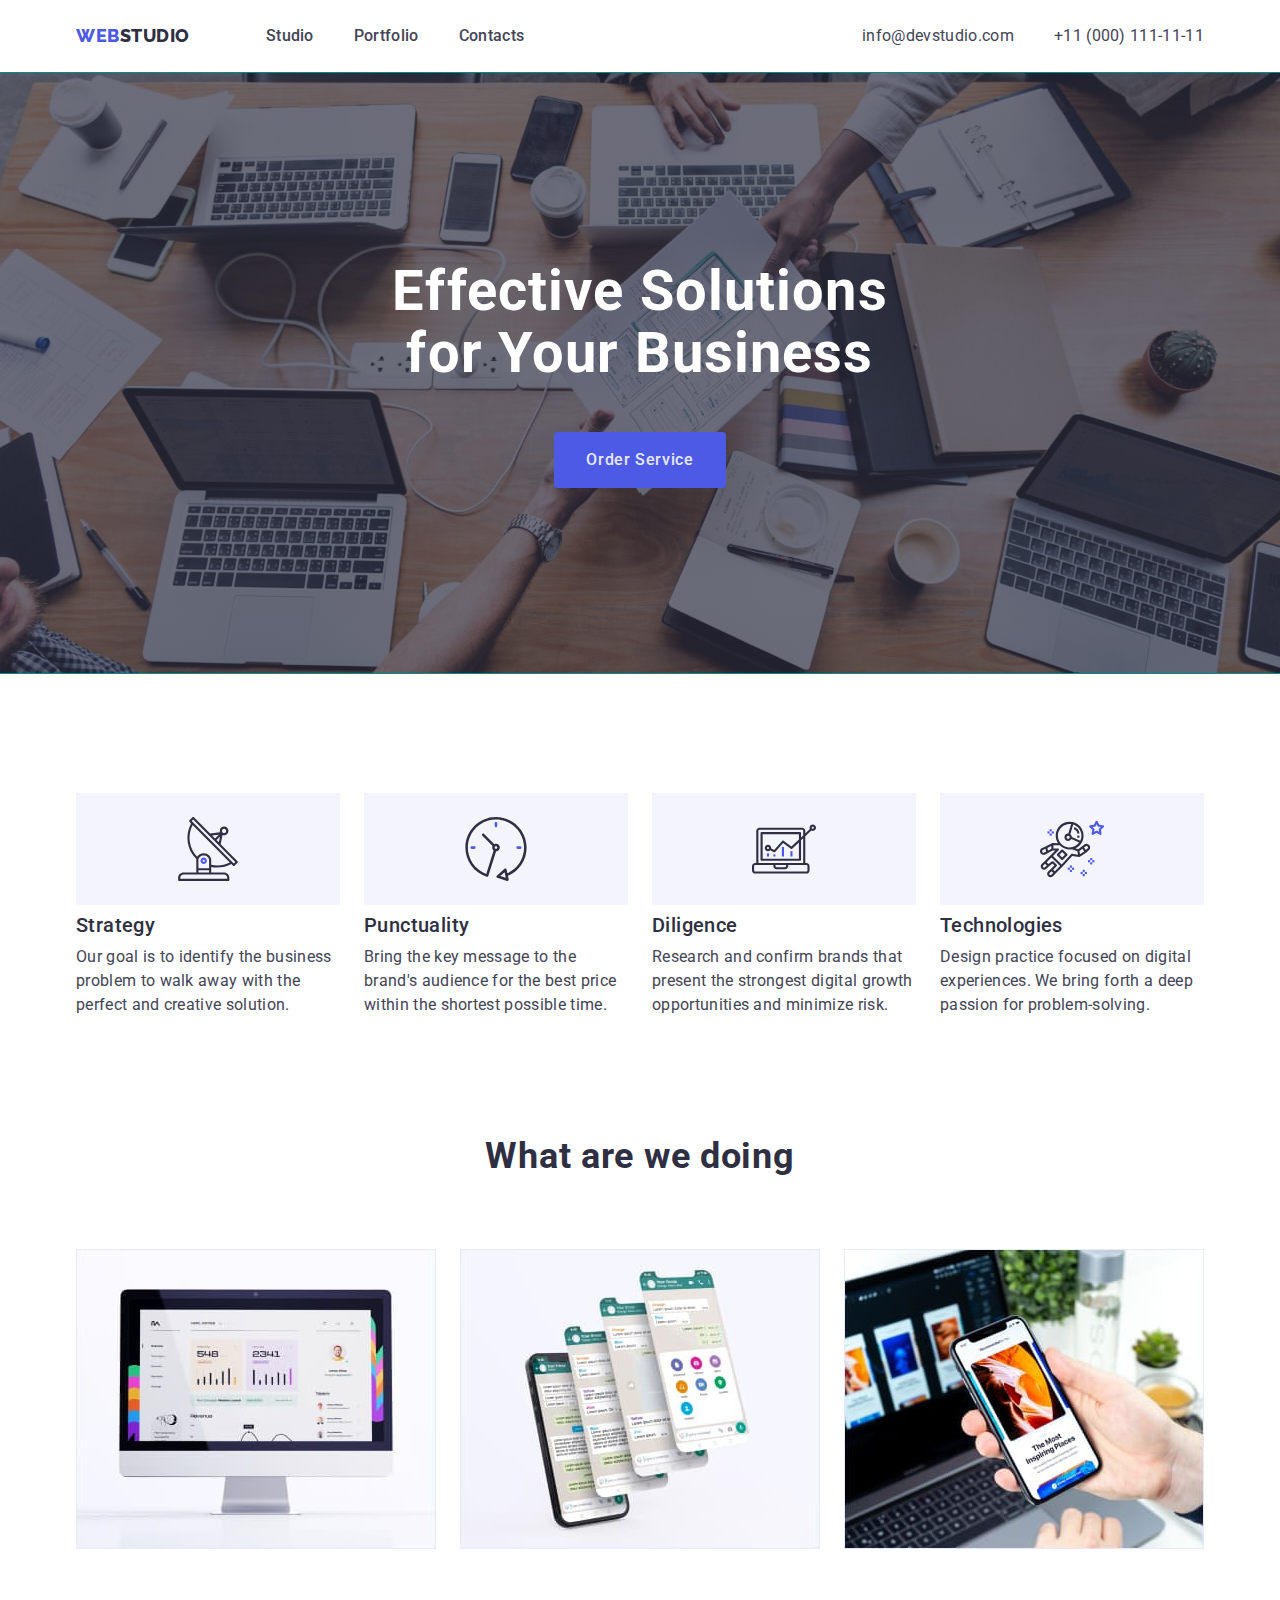
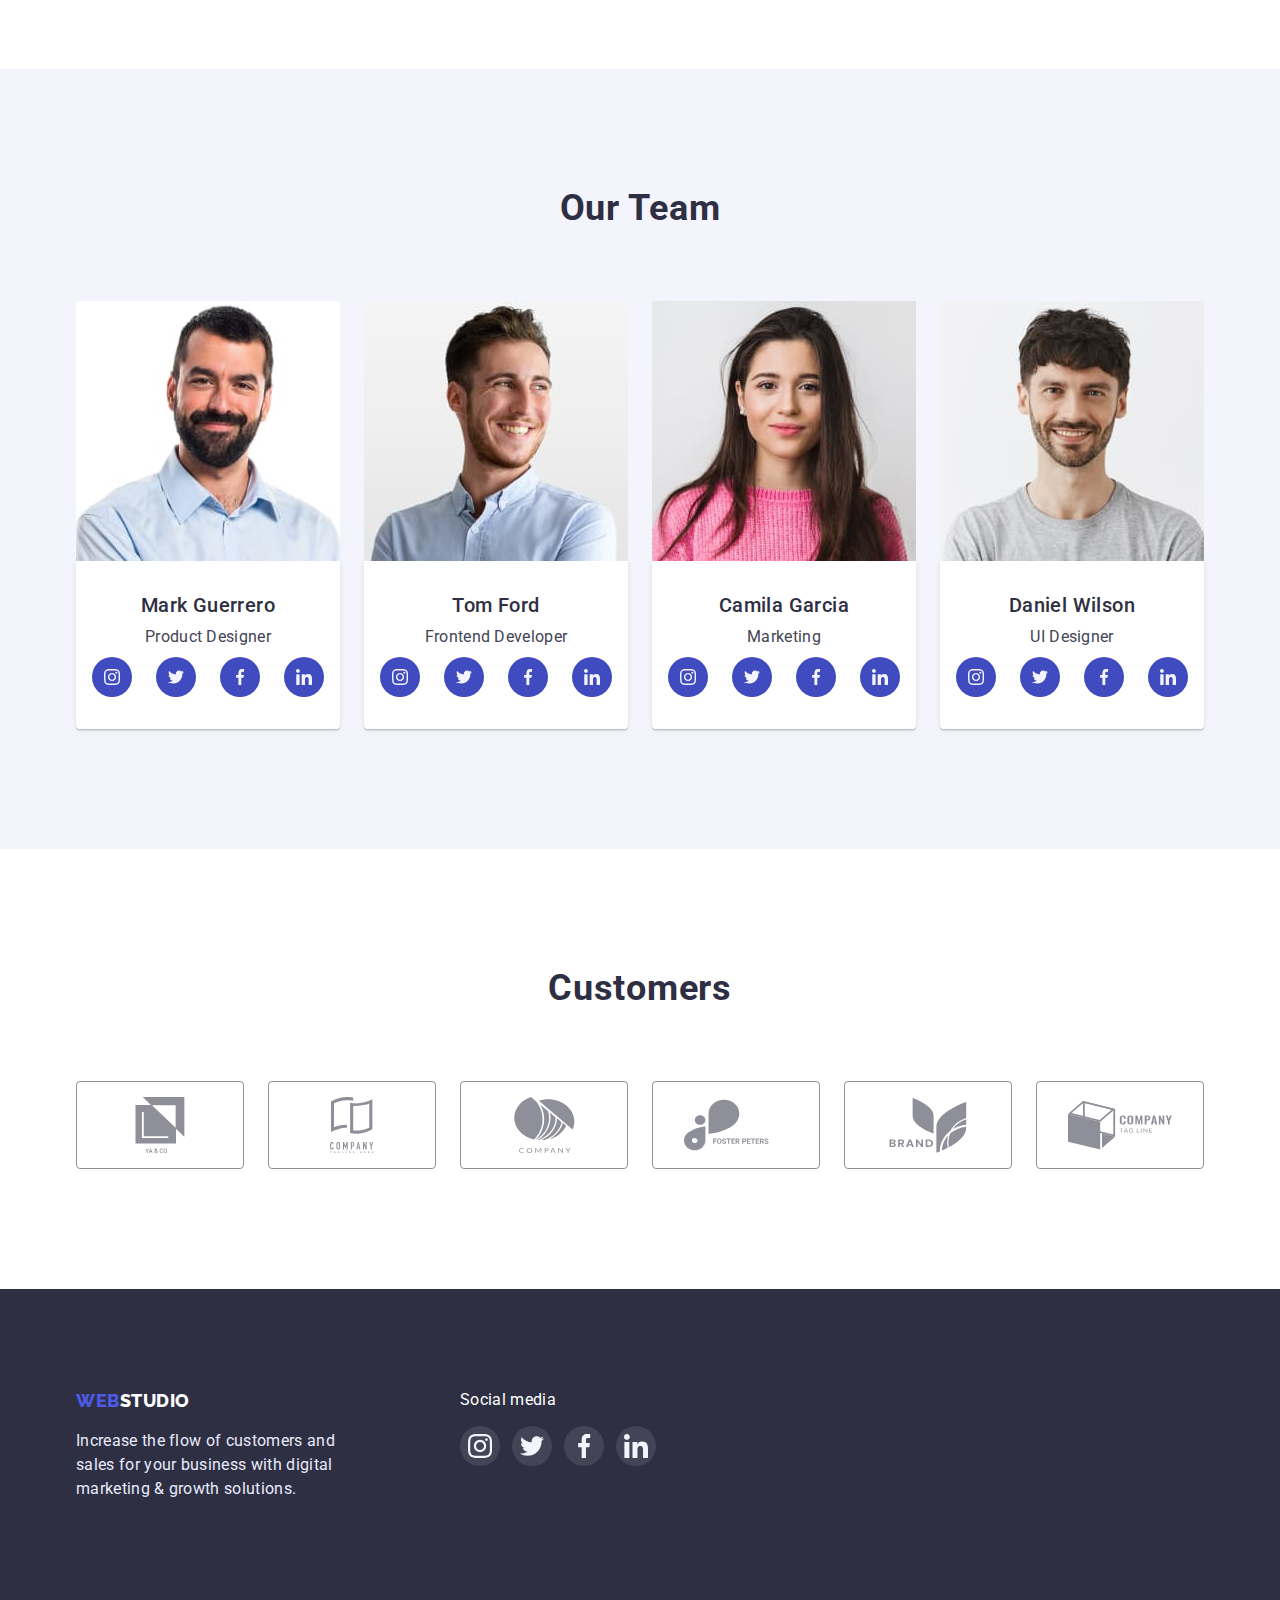
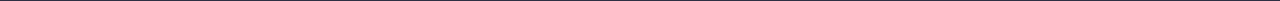
<file: index.html>
<!DOCTYPE html>
<html lang="en">
  <head>
    <meta charset="UTF-8" />
    <meta http-equiv="X-UA-Compatible" content="IE=edge" />
    <meta name="viewport" content="width=device-width, initial-scale=1.0" />

    <link rel="preconnect" href="https://fonts.googleapis.com" />
    <link rel="preconnect" href="https://fonts.gstatic.com" crossorigin />
    <link
      href="https://fonts.googleapis.com/css2?family=Raleway:wght@800&family=Roboto:wght@400;500;700;900&display=swap"
      rel="stylesheet"
    />
    <link
      rel="stylesheet"
      href="https://cdnjs.cloudflare.com/ajax/libs/modern-normalize/1.1.0/modern-normalize.min.css"
    />

    <link rel="stylesheet" href="./css/styles.css" />

    <title>WebStudio</title>
  </head>
  <body>
    <header class="header">
      <div class="container header-container">
        <nav class="header-nav">
          <a class="header-logo" href="./index.html">
            <span class="header-logo-web">Web</span> Studio
          </a>
          <ul class="header-list list">
            <li class="header-item">
              <a href="./index.html" class="header-link link">Studio</a>
            </li>
            <li class="header-item">
              <a href="./portfolio.html" class="header-link link">Portfolio</a>
            </li>
            <li class="header-item">
              <a href="#" class="header-link link">Contacts</a>
            </li>
          </ul>
        </nav>
        <address class="address">
          
          <ul class="address-list list">
            <li class="address-item">
              <a href="mailto:info@devstudio.com" class="address-link link"
                >info@devstudio.com</a
              >
            </li>
            <li class="address-item">
              <a href="tel:+110001111111" class="address-link link"
                >+11 (000) 111-11-11</a
              >
            </li>
          </ul>
        </address>
      </div>
    </header>

    <main>
      
      <section class="hero-title">
        <div class="container hero-container">
          
          <h1 class="hero-item">Effective Solutions for Your Business</h1>
          <button class="button" type="button">Order Service</button>
        </div>
      </section>

      <section class="principle">
        <div class="container">
          <h2 class="principle-visually-hidden">Principle of operation</h2>
          
          <ul class="principle-list list">
            <li class="principle-item icon-antena">
              
              <h3 class="principle-caption principle-title">Strategy</h3>
              <p class="principle-text desc">
                Our goal is to identify the business problem to walk away with
                the perfect and creative solution.
              </p>
            </li>
            <li class="principle-item icon-clock">
             
              <h3 class="punctuality-caption principle-title">Punctuality</h3>
              <p class="punctuality-text desc">
                Bring the key message to the brand's audience for the best price
                within the shortest possible time.
              </p>  
            </li>
            <li class="principle-item icon-diagram">
              <h3 class="diligence-caption principle-title">Diligence</h3>
              <p class="diligence-text desc">
                Research and confirm brands that present the strongest digital
                growth opportunities and minimize risk.
              </p>
            </li>
            <li class="principle-item icon-cosmos">
              <h3 class="technologies-caption principle-title">Technologies</h3>
              <p class="technologies-text desc">
                Design practice focused on digital experiences. We bring forth a
                deep passion for problem-solving.
              </p>
            </li>
          </ul>
        
        </div>
      </section>
      <section class="work">
        <div class="container">
          <h2 class="work-caption">What are we doing</h2>
          <ul class="work-list list">
            <li class="work-item">
              <img src="./images/monitor.jpg" alt="monitor" width="360" />
            </li>
            <li class="work-item">
              <img src="./images/display.jpg" alt="display" width="360" />
            </li>
            <li class="work-item">
              <img src="./images/phone.jpg" alt="phone" width="360" />
            </li>
          </ul>
        </div>
      </section>
      <section class="team">
        <div class="container"> 
          <h2 class="team-caption">Our Team</h2>
        <ul class="team-list list">
            <li class="team-item-list">
              <img
                src="./images/img1.jpg"
                
                class="picture"
                alt="MarkGuerrero"
                width="264"
              />
              <div class="team-item">
              <h3 class="name">Mark Guerrero</h3>
              <p class="position">Product Designer</p> 
              <div class="team-icon">
                <ul class="team-list-icon">
                <li class="team-item-icon"><a class="team-link-icon" href=""> <svg class="social-team-icon"width="16" height="16"> <use class="team-social-symbol" href="./images/icons.svg#icon-instagram-2"
                  ></use> </svg></a></li>
                <li class="team-item-icon"><a class="team-link-icon" href=""> <svg class="social-team-icon" width="16" height="16"> <use href="./images/icons.svg#icon-twitter-1"
                  ></use> </svg></a></li>
                <li class="team-item-icon"> <a class="team-link-icon" href=""> <svg class="social-team-icon"width="16" height="16"> <use href="./images/icons.svg#icon-facebook-1"
                  ></use> </svg></a></li>
                <li class="team-item-icon"><a class="team-link-icon" href=""> <svg class="social-team-icon"width="16" height="16"> <use href="./images/icons.svg#icon-linkedin-1"
                  ></use> </svg></a></li></ul>
              
              </div>
            </div>
            </li>
            <li> 
              <img
                src="./images/img2.jpg"
                class="picture"
                alt="TomFord"
                width="264"
              />
              <div class="team-item">  
              <h3 class="name">Tom Ford</h3>
              <p class="position">Frontend Developer</p>
              <div class="team-icon">
                <ul class="team-list-icon">
                  <li class="team-item-icon"><a class="team-link-icon" href=""> <svg class="social-team-icon"width="16" height="16"> <use class="team-social-symbol" href="./images/icons.svg#icon-instagram-2"
                    ></use> </svg></a></li>
                  <li class="team-item-icon"><a class="team-link-icon" href=""> <svg class="social-team-icon" width="16" height="16"> <use href="./images/icons.svg#icon-twitter-1"
                    ></use> </svg></a></li>
                  <li class="team-item-icon"> <a class="team-link-icon" href=""> <svg class="social-team-icon"width="16" height="16"> <use href="./images/icons.svg#icon-facebook-1"
                    ></use> </svg></a></li>
                  <li class="team-item-icon"><a class="team-link-icon" href=""> <svg class="social-team-icon"width="16" height="16"> <use href="./images/icons.svg#icon-linkedin-1"
                    ></use> </svg></a></li></ul>
                    </div>
            </div>
            </li>
            <li>
              <img
                src="./images/img3.jpg"
                class="picture"
                alt="CamilaGarcia"
                width="264"
              />
              <div class="team-item">  
              <h3 class="name">Camila Garcia</h3>
              <p class="position">Marketing</p>
              <div class="team-icon">
                <ul class="team-list-icon">
                  <li class="team-item-icon"><a class="team-link-icon" href=""> <svg class="social-team-icon"width="16" height="16"> <use class="team-social-symbol" href="./images/icons.svg#icon-instagram-2"
                    ></use> </svg></a></li>
                  <li class="team-item-icon"><a class="team-link-icon" href=""> <svg class="social-team-icon" width="16" height="16"> <use href="./images/icons.svg#icon-twitter-1"
                    ></use> </svg></a></li>
                  <li class="team-item-icon"> <a class="team-link-icon" href=""> <svg class="social-team-icon"width="16" height="16"> <use href="./images/icons.svg#icon-facebook-1"
                    ></use> </svg></a></li>
                  <li class="team-item-icon"><a class="team-link-icon" href=""> <svg class="social-team-icon"width="16" height="16"> <use href="./images/icons.svg#icon-linkedin-1"
                    ></use> </svg></a></li></ul>
                    </div>
            </div>
            </li>
            <li>
              <img
                src="./images/img4.jpg"
                class="picture"
                alt="DanielWilson"
                width="264"
              />
              <div class="team-item">  
              <h3 class="name">Daniel Wilson</h3>
              <p class="position">UI Designer</p>
              <div class="team-icon">
                <ul class="team-list-icon">
                  <li class="team-item-icon"><a class="team-link-icon" href=""> <svg class="social-team-icon"width="16" height="16"> <use class="team-social-symbol" href="./images/icons.svg#icon-instagram-2"
                    ></use> </svg></a></li>
                  <li class="team-item-icon"><a class="team-link-icon" href=""> <svg class="social-team-icon" width="16" height="16"> <use href="./images/icons.svg#icon-twitter-1"
                    ></use> </svg></a></li>
                  <li class="team-item-icon"> <a class="team-link-icon" href=""> <svg class="social-team-icon"width="16" height="16"> <use href="./images/icons.svg#icon-facebook-1"
                    ></use> </svg></a></li>
                  <li class="team-item-icon"><a class="team-link-icon" href=""> <svg class="social-team-icon"width="16" height="16"> <use href="./images/icons.svg#icon-linkedin-1"
                    ></use> </svg></a></li></ul>
                    </div>
            </div>
            </li>
          </ul>
        
      </div>
      </section>
      <section class="customers">
        <div class="container">
        <h2 class="customers-title">Customers</h2>
        <ul class="customers-list">
          <li > <a class="customer-link customers-item" href="" >
            <svg class="customers-icon"> <use class="customers-icons" href="./images/icons.svg#icon-group-7" > </use> </svg>
          </a>  </li>
        <li><a class="customers-item customer-link" href="">
          <svg class="customers-icon">
            <use class="customers-icons" href="./images/icons.svg#icon-group-6"> </use>
          </svg>
        </a></li>
        <li> <a class="customer-link customers-item" href="">
        <svg class="customers-icon">
          <use class="customers-icons" href="./images/icons.svg#icon-group-5"> </use>
        </svg>
        </a></li>
        <li><a class="customers-item customer-link" href="">
        <svg class="customers-icon">
          <use class="customers-icons" href="./images/icons.svg#icon-group-4"> </use>
        </svg>
        </a></li>
        <li><a class="customers-item customer-link" href="">
        <svg class="customers-icon">
          <use class="customers-icons" href="./images/icons.svg#icon-group-2"> </use>
        </svg>
        </a></li>
        <li><a class="customers-item customer-link"  href="">
          <svg class="customers-icon">
            <use class="customers-icons" href="./images/icons.svg#icon-group"> </use>
          </svg>
        </a></li>
      </ul>
      </div>
      </section>
    </main>
    <footer class="footer">
      <div class="container footer-container">
        <div class="footer-log-container">
        <a class="footer-logo" href="./index.html">
          <span class="footer-logo-web">Web</span> Studio
        </a>
        <p class="footer-text">
          Increase the flow of customers and sales for your business with
          digital marketing & growth solutions.
        </p></div>
        <div class="social">
          <p class="social-title">Social media</p>
          <ul class="social-list">
            <li class="social-item"> <a href="" class="footer-link"> <svg class="social-icon" width="24" height="24"> <use class="social-icon-footer" href="./images/icons.svg#icon-instagram-2"
              ></use> </svg></a></li>
          <li class="social-item"><a href=""class="footer-link"> <svg class="social-icon"width="24" height="24"> <use class="social-icon-footer" href="./images/icons.svg#icon-twitter-1"
            ></use> </svg></a></li>
          <li class="social-item"> <a href=""class="footer-link"> <svg class="social-icon"width="24" height="24"> <use class="social-icon-footer" href="./images/icons.svg#icon-facebook-1"
            ></use> </svg></a></li>
          <li class="social-item"> <a href=""class="footer-link"> <svg class="social-icon"width="24" height="24"> <use class="social-icon-footer" href="./images/icons.svg#icon-linkedin-1"
            ></use> </svg></a></li></ul>
        </div>
      </div>
    </footer>
  </body>
</html>
</file>
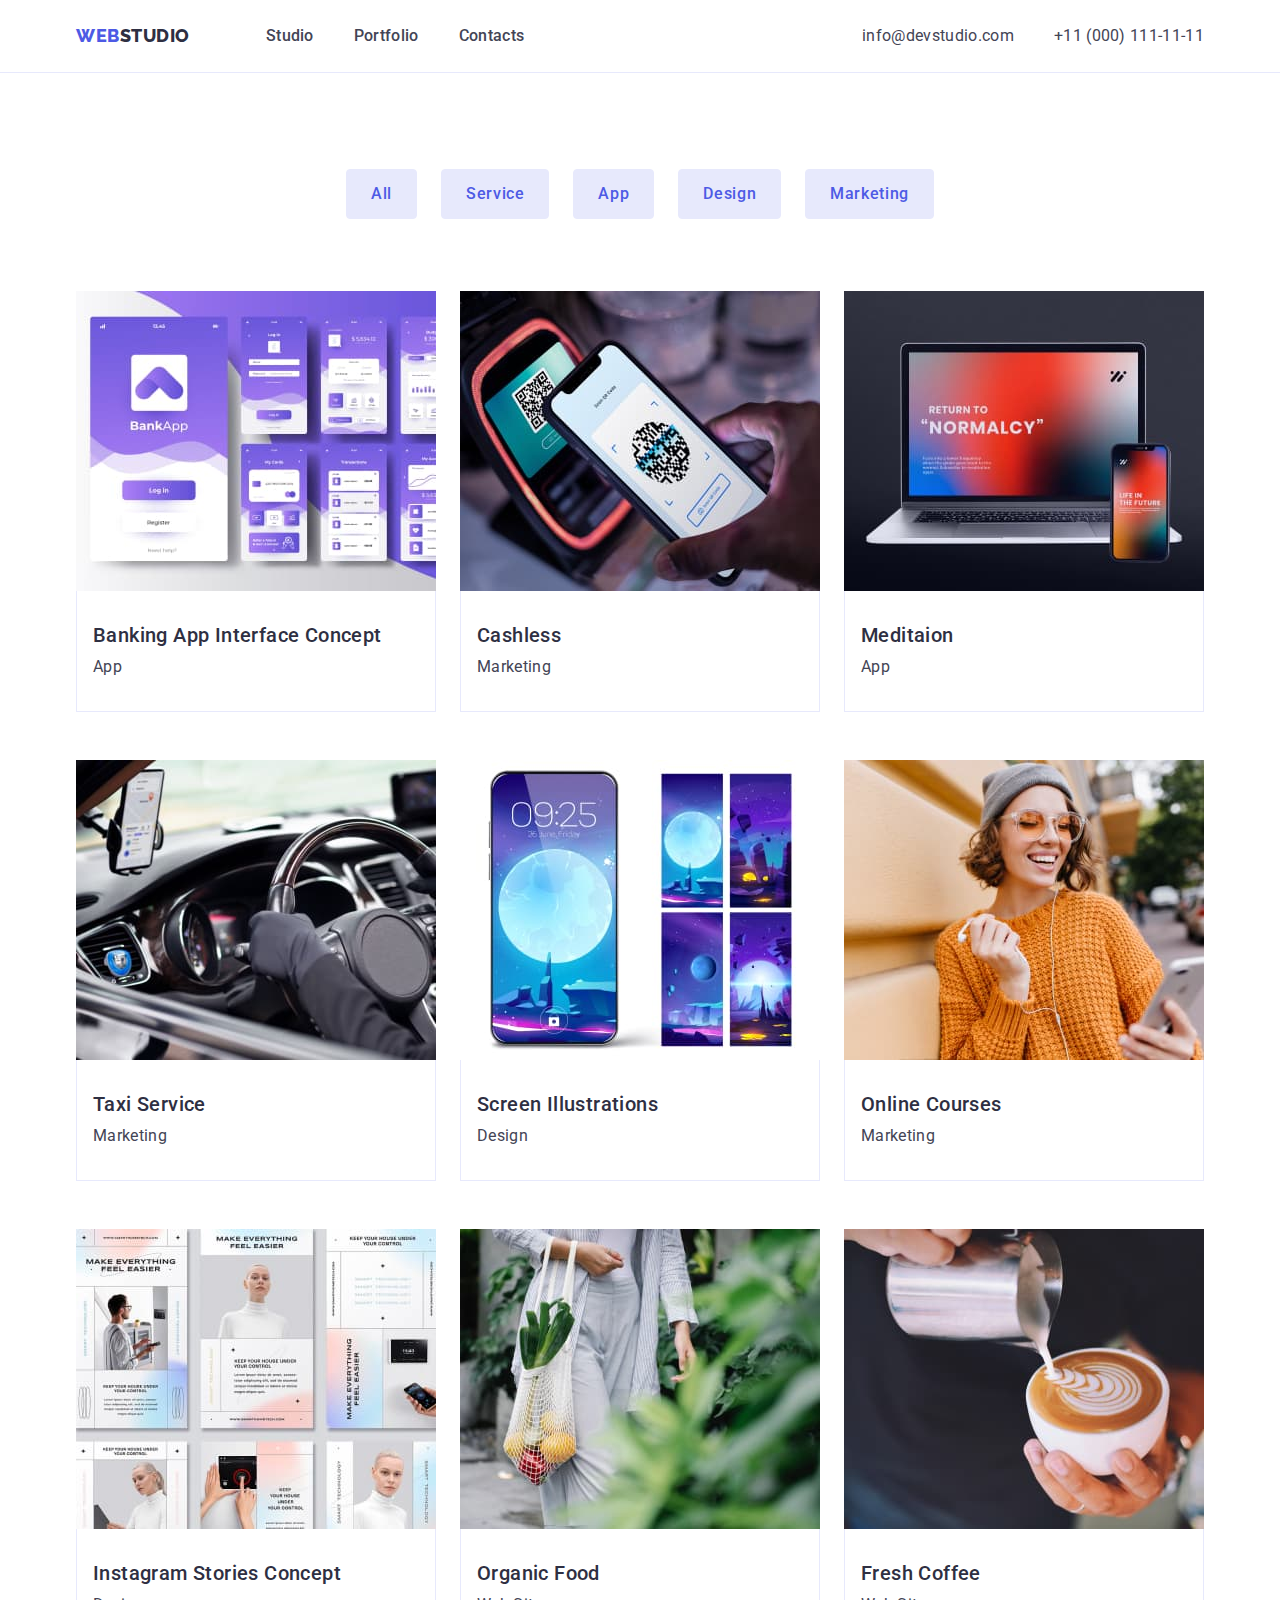
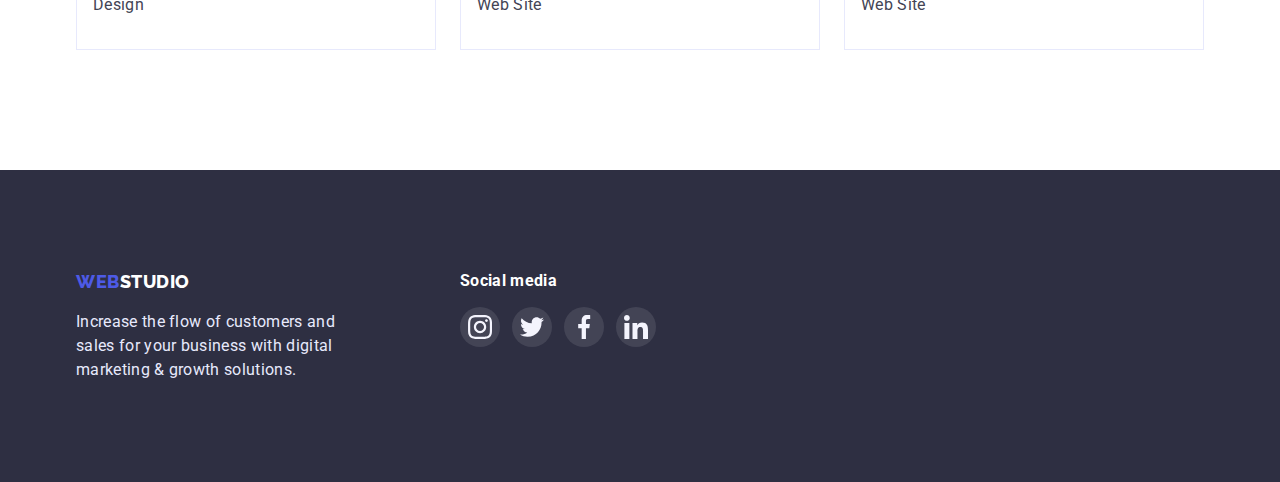
<file: portfolio.html>
<!DOCTYPE html>
<html lang="en">
  <head>
    <meta charset="UTF-8" />
    <meta http-equiv="X-UA-Compatible" content="IE=edge" />
    <meta name="viewport" content="width=device-width, initial-scale=1.0" />
    
    <link rel="preconnect" href="https://fonts.googleapis.com" />
    <link rel="preconnect" href="https://fonts.gstatic.com" crossorigin />
    <link
      href="https://fonts.googleapis.com/css2?family=Raleway:wght@800&family=Roboto:wght@400;500;700;900&display=swap"
      rel="stylesheet"
    />

    <link
      rel="stylesheet"
      href="https://cdnjs.cloudflare.com/ajax/libs/modern-normalize/1.1.0/modern-normalize.min.css"
    />

    <link rel="stylesheet" href="./css/styles.css" />
<title>Portfolio</title>
  </head>
  <body>
    <!--Header -->
    <header class="header">
      <div class="container header-container">
        <nav class="header-nav">
          <a class="header-logo" href="./index.html">
            <span class="header-logo-web">Web</span> Studio
          </a>
          <ul class="header-list list">
            <li class="header-item">
              <a href="./index.html" class="header-link link">Studio</a>
            </li>
            <li class="header-item">
              <a href="./portfolio.html" class="header-link link">Portfolio</a>
            </li>
            <li class="header-item">
              <a href="#" class="header-link link">Contacts</a>
            </li>
          </ul>
        </nav>
        <address class="address">
    
          <ul class="address-list list">
            <li class="address-item">
              <a href="mailto:info@devstudio.com" class="address-link link">info@devstudio.com</a>
            </li>
            <li class="address-item">
              <a href="tel:+110001111111" class="address-link link">+11 (000) 111-11-11</a>
            </li>
          </ul>
        </address>
      </div>
    </header>

    <main>
      <!-- Filters -->
      <section class="filters">
        <div class="container">
          <ul class="filters-list">
            <li class="button-item">
              <button type="button" class="portfolio-btn">All</button>
            </li>
            <li class="button-item">
              <button type="button" class="portfolio-btn">Service</button>
            </li>
            <li class="button-item">
              <button type="button" class="portfolio-btn">App</button>
            </li>
            <li class="button-item">
              <button type="button" class="portfolio-btn">Design</button>
            </li>
            <li class="button-item">
              <button type="button" class="portfolio-btn">Marketing</button>
            </li>
          </ul>
          <!-- Project Card -->
          <h1 class="visually-hidden">Project</h1>
          <ul class="project-list">
            <li class="project-item"> <a class="project-link" href="#">
              
              <img
              src="./images/banking.jpg"
              alt="banking"
              width="360"
              height="300"><div class="project-card-content"><h2 class="project-title">Banking App Interface Concept</h2>
              <p class="project-text">App</p></div>
            </a> 
              
            </li>
            <li class="project-item"> <a class="project-link" href="#">
              <img
                src="./images/cashless.jpg"
                alt="cashless"
                width="360"
                height="300"><div class="project-card-content"><h2 class="project-title">Cashless</h2>
                <p class="project-text">Marketing</p></div>
              </a>
              
            </li>
            <li class="project-item"> <a class="project-link" href="#"><img
              src="./images/meditaion.jpg"
              alt="mediation"
              width="360"
              height="300"><div class="project-card-content"><h2 class="project-title">Meditaion</h2>
                <p class="project-text">App</p></div></a>
              
              
            </li>
            <li class="project-item"> <a class="project-link" href=""><img
              src="./images/taxi.jpg"
              alt="taxi Service"
              width="360"
              height="300"><div class="project-card-content"><h2 class="project-title">Taxi Service</h2>
              <p class="project-text">Marketing</p></div></a>
            
              
            </li>
            <li class="project-item"> <a class="project-link" href="#"><img
              src="./images/screen.jpg"
              alt="screen illustrations"
              width="360"
              height="300">
            <div class="project-card-content"><h2 class="project-title">Screen Illustrations</h2>
              <p class="project-text">Design</p></div></a>
              
            
            </li>
            <li class="project-item"> <a class="project-link" href=""><img
              src="./images/course.jpg"
              alt="online courses"
              width="360"
              height="300"
            />
            <div class="project-card-content"><h2 class="project-title">Online Courses</h2>
              <p class="project-text">Marketing</p></div></a>
              
            
            </li>
            <li class="project-item"> <a class="project-link"  href=""><img
              src="./images/instagram.jpg"
              alt="instagram"
              width="360"
              height="300"
            />
            <div class="project-card-content"><h2 class="project-title">Instagram Stories Concept</h2>
              <p class="project-text">Design</p></div></a>
              
            </li>
            <li class="project-item"> <a class="project-link" href=""><img
              src="./images/food.jpg"
              alt="organic food"
              width="360"
              height="300"
            />
            <div class="project-card-content"><h2 class="project-title">Organic Food</h2>
              <p class="project-text">Web Site</p></div></a>
              
            </li>
            <li class="project-item"> <a class="project-link" href=""><img
              src="./images/coffe.jpg"
              alt="fresh coffe"
              width="360"
              height="300"
            />
            <div class="project-card-content"><h2 class="project-title">Fresh Coffee</h2>
              <p class="project-text">Web Site</p></div></a>
              
            </li>
          </ul>
        </div>
      </section>
    </main>
    <footer class="footer">
      <div class="container footer-container">
        <div class="footer-log-container">
        <a class="footer-logo" href="./index.html">
          <span class="footer-logo-web">Web</span> Studio
        </a>
        <p class="footer-text">
          Increase the flow of customers and sales for your business with
          digital marketing & growth solutions.
        </p></div>
        <div class="social">
          <h2 class="social-title">Social media</h2>
          <ul class="social-list">
            <li class="social-item"> <a href="" class="footer-link"> <svg class="social-icon" width="24" height="24"> <use class="social-icon-footer" href="./images/icons.svg#icon-instagram-2"
              ></use> </svg></a></li>
          <li class="social-item"><a href=""class="footer-link"> <svg class="social-icon"width="24" height="24"> <use class="social-icon-footer" href="./images/icons.svg#icon-twitter-1"
            ></use> </svg></a></li>
          <li class="social-item"> <a href=""class="footer-link"> <svg class="social-icon"width="24" height="24"> <use class="social-icon-footer" href="./images/icons.svg#icon-facebook-1"
            ></use> </svg></a></li>
          <li class="social-item"> <a href=""class="footer-link"> <svg class="social-icon"width="24" height="24"> <use class="social-icon-footer" href="./images/icons.svg#icon-linkedin-1"
            ></use> </svg></a></li></ul>
        </div>
      </div>
    </footer>
  </body>
</html>
</file>
<file: css/styles.css>
:root {
  --primary-brand: #4d5ae5;
  --dark: #2e2f42;
  --success: #31d0aa;
  --text: #434455;
  --accent: #e7e9fc;
  --subtlr-text: #8e8f99;
  --light: #f4f4fd;
  --button-active: #404bbf;
  --white-texcolor: #ffffff;
  --modal-bg: #fcfcfc;
  --timing-funcion: cubic-bezier(0.4, 0, 0.2, 1);
}

body {
  font-family: Roboto, sans-serif;
  color: var(--dark);
  background-color: #ffffff;
  font-size: 16px;
  letter-spacing: 0.02em;
}

h1,
h2,
h3,
h4,
h5,
h6,
p {
  margin: 0;
}

img {
  display: block;
  max-width: 100%;
  height: auto;
}

address {
  font-style: normal;
}

button {
  display: block;
  cursor: pointer;
  border: none;
  border-radius: 4px;
}

ul {
  list-style: none;
  margin: 0;
  padding: 0;
 
}

a {
  text-decoration: none;
}

.container {
  width: 1158px;
  padding: 0 15px;
  margin: 0 auto;
}

.section {
  padding-top: 120px;
  padding-bottom: 120px;
}


.principle-visually-hidden {
  position: absolute;
  width: 1px;
  height: 1px;
  margin: -1px;
  border: 0;
  padding: 0;
  white-space: nowrap;
  clip-path: inset(100%);
  clip: rect(0 0 0 0);
  overflow: hidden;
}

.visually-hidden {
  position: absolute;
  width: 1px;
  height: 1px;
  margin: -1px;
  border: 0;
  padding: 0;
  white-space: nowrap;
  clip-path: inset(100%);
  clip: rect(0 0 0 0);
  overflow: hidden;
}
/* -----Header----- */

.header {
  padding: 24px 0;
  border-bottom: 1px solid #e7e9fc;

  /* background-color: #31d0aa; */
}
  
.header-item{
  
  /* background-color: tomato;
   */
}



.header-logo {
  display: flex;
  margin-right: 76px;

  flex-direction: row;
align-items: center;
  font-family: "Raleway";
  font-weight: 800;
  font-size: 18px;
  line-height: 1.33;
  letter-spacing: 0.03em;
  text-transform: uppercase;
  list-style: none;
  text-decoration: none;
  color: var(--dark);
}

.header-logo-web {
  font-family: "Raleway";
  font-weight: 800;
  font-size: 18px;
  line-height: 1.33;
  letter-spacing: 0.03em;
  text-transform: uppercase;
  color: var(--primary-brand);
}


.header-container{
  display: flex;
  align-items: center;
}

.header-nav {
display: flex;
align-items: center;
  font-weight: 500;
  font-size: 16px;
  line-height: 1.5;
  letter-spacing: 0.02em;
  text-decoration: none;
}

.link {
  text-decoration: none;
  color: var(--text);
}

.header-link:hover,
.header-link:focus {
  color: var(--primary-brand);
}

.header-list{
  display: flex;
  gap: 40px;
  align-items: center;
  
}
.header-link{
  font-weight: 500;
  font-size: 16px;
  line-height: 1.5;
  letter-spacing: 0.02em;
}

.address {
  margin-left: auto;
  font-style: normal;
  font-weight: 400;
}

.address-link:hover,
.address-link:focus {
  color: var(--primary-brand);
}
.address-list{
display: flex;
gap: 40px;
}
.address-link{
  
  align-items: center;
  font-size: 16px;
  line-height: 1.5;
  letter-spacing: 0.02em;
  color: var(--text);
  
}


/* Hero */


.hero-title {
  background-color: var(--dark);
  text-align: center;
  padding-top: 188px;
  padding-bottom: 188px;
  
}
.hero-title{
 max-width: 1440px;
  height:600px;
  margin-left: auto;
  margin-right: auto;
  outline: 1px solid darkcyan;
  background-repeat: no-repeat;
  background-position: center ;
  background-size: cover;
background-image: linear-gradient(rgba(46, 47, 66, 0.7),rgba(46, 47, 66, 0.7) ), url(../images/bg.jpg);
}

.hero-item {
  max-width: 496px;
  text-align: center;
  margin: 0 auto;
  
  margin-bottom: 48px;
  
  color: var(--white-texcolor);
  font-weight: 700;
  font-size: 56px;
  line-height: 1.1;
  letter-spacing: 0.02em;
  
}

.button {
  font-family: inherit;
  color: var(--accent);
  background-color: var(--primary-brand);
  font-weight: 500;
  font-size: 16px;
  line-height: 1.5;
  letter-spacing: 0.04em;
  cursor: pointer;
  border-radius: 4px;
  border: none;
  padding: 16px 32px 16px 32px;
  display: inline;
  min-width: 169px 56 px;
}
.button:hover,
.button:focus {
  color: var(--accent);
  background-color: var(--button-active);
}

/* Section Principle */
.principle {
  padding: 120px 0;

}


.principle-title {
  margin-bottom: 8px;
  margin-top: 8px;
  font-size: 20px;
  line-height: 1.2;
  letter-spacing: 0.02em;
  font-weight: 500;

}

.desc {
  font-size: 16px;
  line-height: 1.5;
  letter-spacing: 0.02em;
  color: var(--text);
  
}
.principle-list{
  display: flex;
  gap: 24px;
  
}
.principle-item{
  width: 264px;
  
}


.principle-item::before{
display: block;
content: "";
height: 112px;
width: 264px;
background-size: 64px;
background-repeat: no-repeat;
background-position: center ;
background-color:var(--light);

}
.principle-item.icon-antena::before{
background-image: url(../images/antenna.svg);

}
.principle-item.icon-clock::before{
background-image: url(../images/clock.svg);
}

.principle-item.icon-diagram::before{
background-image: url(../images/diagram.svg);
}

.principle-item.icon-cosmos::before{
  background-image: url(../images/astronaut.svg)

}
/* Section work  */

.work-caption,
.team-caption {
  text-align: center;
  margin-bottom: 72px;
  font-weight: 700;
  font-size: 36px;
  line-height: 1.11;
  letter-spacing: 0.02em;
}

.work {
  padding-bottom: 120px;
}
.work-list{
  display: flex;
  flex-wrap: wrap;
  gap: 24px;
}
.work-item{
  flex-basis: calc((100% - 48px) / 3);
}

/* Section Our team */

.team {
  padding-bottom: 120px;
  padding-top: 120px;
  background-color: var(--light);
}

.name {

  margin-bottom: 8px;
  font-weight: 500;
  font-size: 20px;
  line-height: 1.2;
  letter-spacing: 0.02em;
  text-align: center;
  
}

.position {
 
  font-size: 16px;
  line-height: 1.5;
  letter-spacing: 0.02em;
  color: var(--text);
  text-align: center;
}


.team-item{
  width: 264px;
  padding: 32px 0;
  background-color: var(--white-texcolor);
  box-shadow: 0px 1px 6px rgba(46, 47, 66, 0.08), 0px 1px 1px rgba(46, 47, 66, 0.16), 0px 2px 1px rgba(46, 47, 66, 0.08);
border-radius: 0px 0px 4px 4px;
flex-basis: calc((100% - 72px) / 4);
}

.team-list{
display: flex;
gap: 24px;

} 


.team-list-icon{
  display: flex;
  justify-content: center;
  align-items: center;
  gap: 24px;
  margin-top: 8px;
}

.team-link-icon{
  display: flex;
  justify-content: center;
  align-items: center;
  width: 40px;
  height: 40px;
  border-radius: 50px;
  background-color: var(--button-active);
}

.social-team-icon{
  
  fill: var(--button-active);
}

.team-link-icon:hover,
.team-link-icon:focus{
  background-color: var(--primary-brand);
}


/* -----Section customers */

.customers{
  padding: 120px 0;
}
.customers-title{
  
  padding-bottom: 72px; 
  font-weight: 700;
  font-size: 36px;
  line-height: 1.11;
  text-align: center;
  letter-spacing: 0.02em;
  text-transform: capitalize;
}
.customers-list{
  display: flex;
  justify-content: center;
  gap: 24px;
}

.customers-item{
  display: flex;
  align-items: center;
  justify-content: center; 
  width: 168px;
  height: 88px;
 border: 1px solid currentColor;
  border-radius: 4px;
  color: #8E8F99;
}
.customer-link{
  /* display: block;
  align-items: center;
  justify-content: center;
  width: 168px;
  height: 88px;
 border: 1px solid currentColor;
  border-radius: 4px;
  color: #8E8F99; */
}
.customers-icon{
 width: 104px;
 height: 56px;
  fill: currentColor;
}


.customer-link:hover,
.customer-link:focus{
  
  color:  var(--primary-brand);
  
}

/* Footer */

.footer-container{
display: flex;
justify-content: flex-start;
}
.social{
margin-left: 120px;
}
.social-title{

font-style: Medium;
font-size: 16px;
line-height: 1.33;
color: var(--white-texcolor);
letter-spacing: 0.02em;
margin-bottom: 16px;
}

.social-list{
display: flex;
justify-content: center;
gap: 12px;
}

.footer {
  display: flex;
justify-content: center;
flex-wrap: wrap;
gap: 120px;
padding: 100px 0;
background-color: var(--dark);
  
}


.social-icon{
  width: 24px;
  height: 24px;
  fill: var(--text);
  
}


.footer-link{
  display: flex;
  justify-content: center;
  align-items: center;
  width: 40px;
  height: 40px;
  border-radius: 50px;
  background-color: var(--text);
}
.footer-link:hover,
.footer-link:focus{
  background-color: #31D0AA;
}
.footer-logo {
  display: flex;
  margin-bottom: 16px;
  font-family: "Raleway";
  font-weight: 800;
  font-size: 18px;
  line-height: 1.33;
  list-style: none;
  letter-spacing: 0.03em;
  text-transform: uppercase;
  color: var(--white-texcolor);
  list-style: none;
  text-decoration: none;
}

.footer-logo-web {

  font-family: "Raleway";
  font-weight: 800;
  font-size: 18px;
  line-height: 1.33;
  display: flex;
  letter-spacing: 0.03em;
  text-transform: uppercase;
  color: var(--primary-brand);
}

.footer-text {
  margin: 0;
  text-align: left;
  color: var(--accent);
  width: 264px;
  font-size: 16px;
  line-height: 24px;
  letter-spacing: 0.02em;
}

/*--------------------------------------- Portfolio----------------------- */

/* Button */


.portfolio-btn {
  font-family: "Roboto";
  font-style: normal;
  font-weight: 500;
  font-size: 16px;
  line-height: 1.5;
  letter-spacing: 0.04em;
  text-align: center;
  background-color: var(--accent);
  color: var(--primary-brand);
  border: 1px solid var(--accent);
  border-radius: 4px;
  cursor: pointer;
  padding: 12px 24px;

  
  /* background-color: tomato; */

}

.filters{
  padding: 96px 0 120px;
}
.filters-list{
  display: flex;
  justify-content: center;
  gap: 24px;
  margin-bottom: 72px;
}

.portfolio-btn:hover,
.portfolio-btn:focus {
  background-color: var(--button-active);
  color: var(--accent);
  border-color: transparent;
  box-shadow: 0px 10px 7px -2px rgba(0,0,0,0.63);
}

.button-item {
  list-style: none;
}
/* -----Project card */


.project-list{
  display: flex;
  flex-wrap: wrap;
  gap: 48px 24px;
 
}

.project-title {
  font-weight: 500;
  font-size: 20px;
  line-height: 1.2;
  letter-spacing: 0.02em;
  text-decoration: none;
  margin-bottom: 8px ;
}

.project-text {
  font-size: 16px;
  line-height: 1.5;
  letter-spacing: 0.02em;
  color: var(--text);
  
   /* background-color: tomato; */
}
.project-item {
  list-style: none; 
 
} 

.project-card-content {
  padding: 32px 16px 32px;
  border-left: 1px solid var(--accent);
  border-right: 1px solid var(--accent);
  border-bottom: 1px solid var(--accent);
}

.project-link{
display: block;
color: inherit;
}
.project-link:hover,
 .project-link:focus{
  box-shadow: 4px 4px 3px 0px rgba(125,125,125,1);


}
</file>
